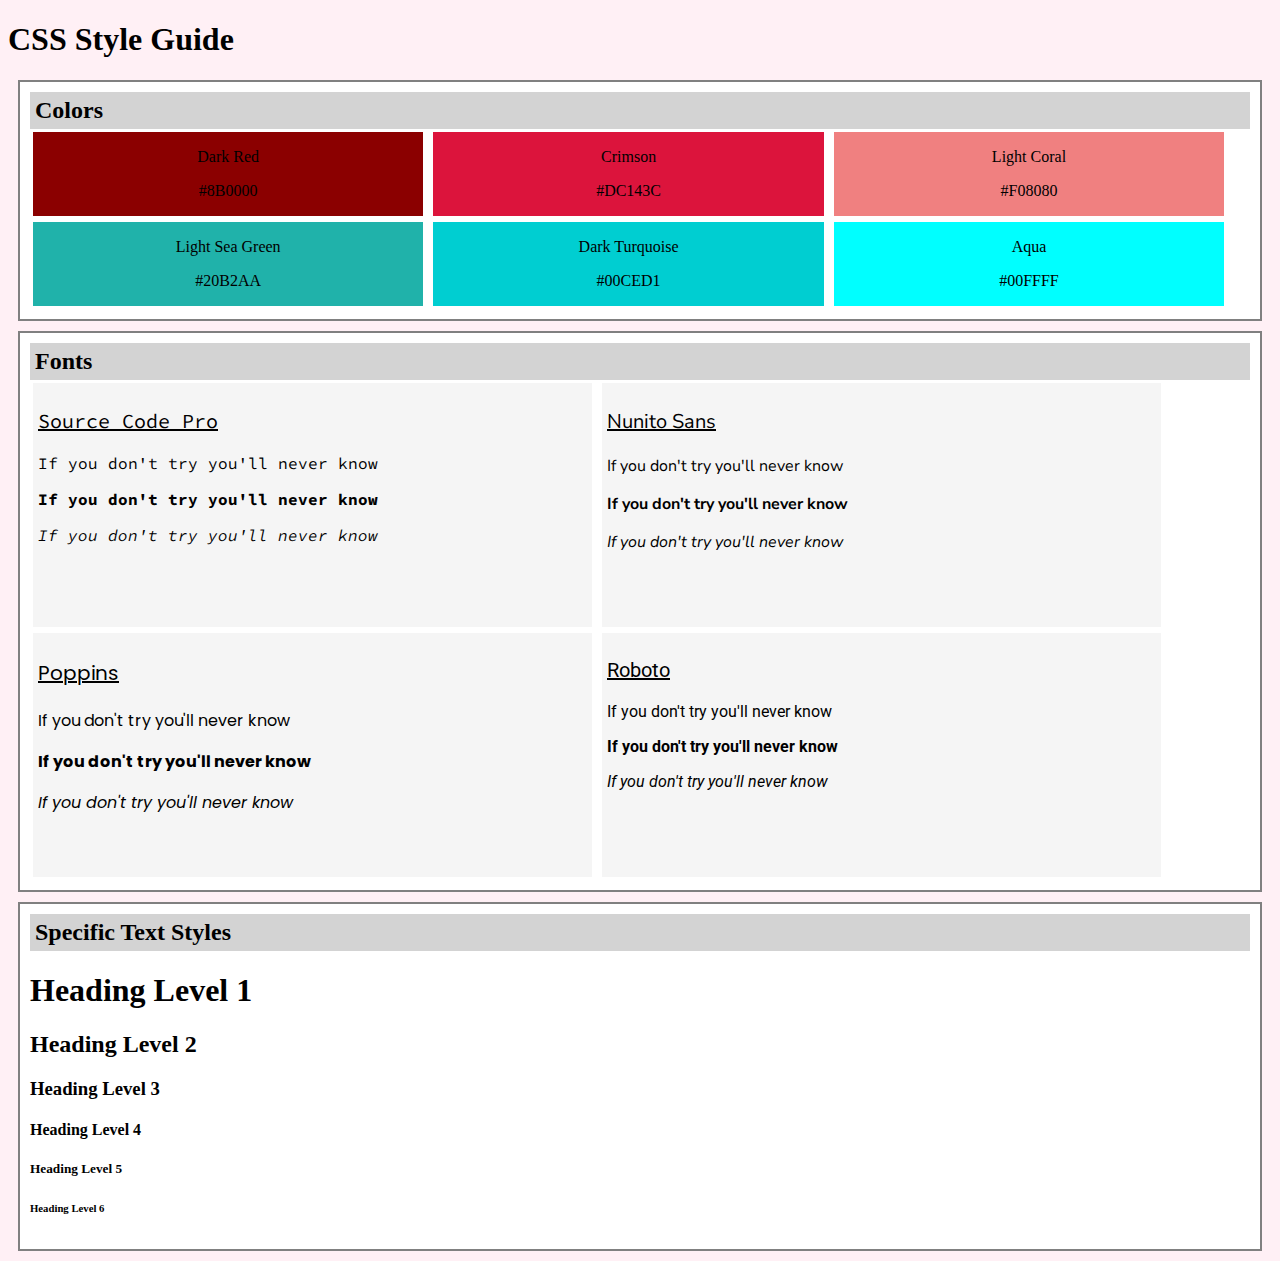
<file: CSS Style Guide/index.html>
<!DOCTYPE html>
<html>
  <head>
    <title>Style Guide</title>
    <link rel="stylesheet" href="style.css" />
    <link rel="preconnect" href="https://fonts.googleapis.com" />
    <link rel="preconnect" href="https://fonts.gstatic.com" crossorigin />
    <link
      href="https://fonts.googleapis.com/css2?family=Nunito+Sans:ital,wght@0,400;0,700;1,400&family=Poppins:ital,wght@0,400;0,700;1,400&family=Roboto:ital,wght@0,400;0,700;1,400&family=Source+Code+Pro:ital,wght@0,400;0,700;1,400&display=swap"
      rel="stylesheet"
    />
  </head>
  <body>
    <h1>CSS Style Guide</h1>
    <div class="container">
      <h2 class="chapter-title">Colors</h2>
      <div class="color-panel dark-red">
        <p>Dark Red</p>
        <p>#8B0000</p>
      </div>
      <div class="color-panel crimson">
        <p>Crimson</p>
        <p>#DC143C</p>
      </div>
      <div class="color-panel light-coral">
        <p>Light Coral</p>
        <p>#F08080</p>
      </div>
      <div class="color-panel light-sea-green">
        <p>Light Sea Green</p>
        <p>#20B2AA</p>
      </div>
      <div class="color-panel dark-turquoise">
        <p>Dark Turquoise</p>
        <p>#00CED1</p>
      </div>
      <div class="color-panel aqua">
        <p>Aqua</p>
        <p>#00FFFF</p>
      </div>
    </div>
    <div class="container">
      <h2 class="chapter-title">Fonts</h2>
      <div class="font-container">
        <div class="font-panel source-code-pro">
          <p class="font-name">Source Code Pro</p>
          <p class="regular">If you don't try you'll never know</p>
          <p class="bold">If you don't try you'll never know</p>
          <p class="italic">If you don't try you'll never know</p>
        </div>
        <div class="font-panel nunito-sans">
          <p class="font-name">Nunito Sans</p>
          <p class="regular">If you don't try you'll never know</p>
          <p class="bold">If you don't try you'll never know</p>
          <p class="italic">If you don't try you'll never know</p>
        </div>
        <div class="font-panel poppins">
          <p class="font-name">Poppins</p>
          <p class="regular">If you don't try you'll never know</p>
          <p class="bold">If you don't try you'll never know</p>
          <p class="italic">If you don't try you'll never know</p>
        </div>
        <div class="font-panel roboto">
          <p class="font-name">Roboto</p>
          <p class="regular">If you don't try you'll never know</p>
          <p class="bold">If you don't try you'll never know</p>
          <p class="italic">If you don't try you'll never know</p>
        </div>
      </div>
    </div>
    <div class="container">
      <h2 class="chapter-title">Specific Text Styles</h2>
      <div class="headings">
        <h1>Heading Level 1</h1>
        <h2>Heading Level 2</h2>
        <h3>Heading Level 3</h3>
        <h4>Heading Level 4</h4>
        <h5>Heading Level 5</h5>
        <h6>Heading Level 6</h6>
      </div>
    </div>
  </body>
</html>
</file>
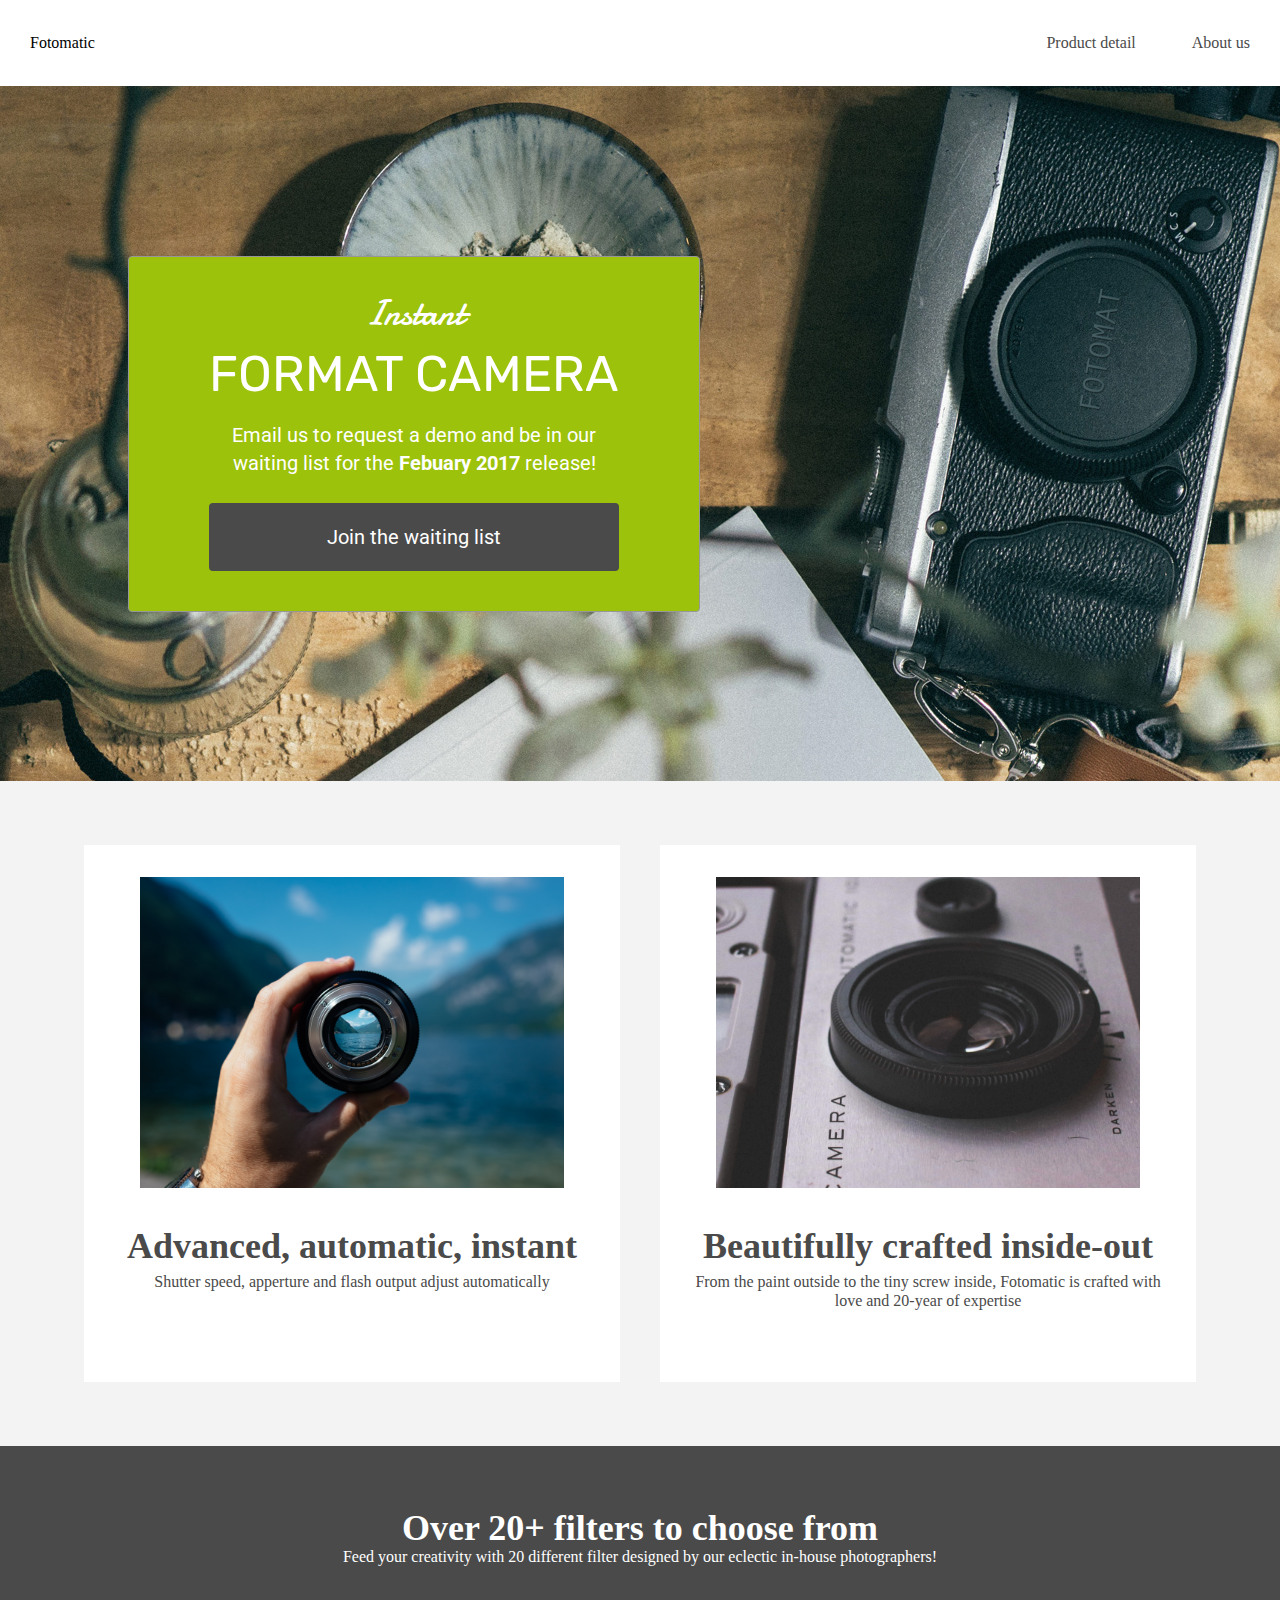
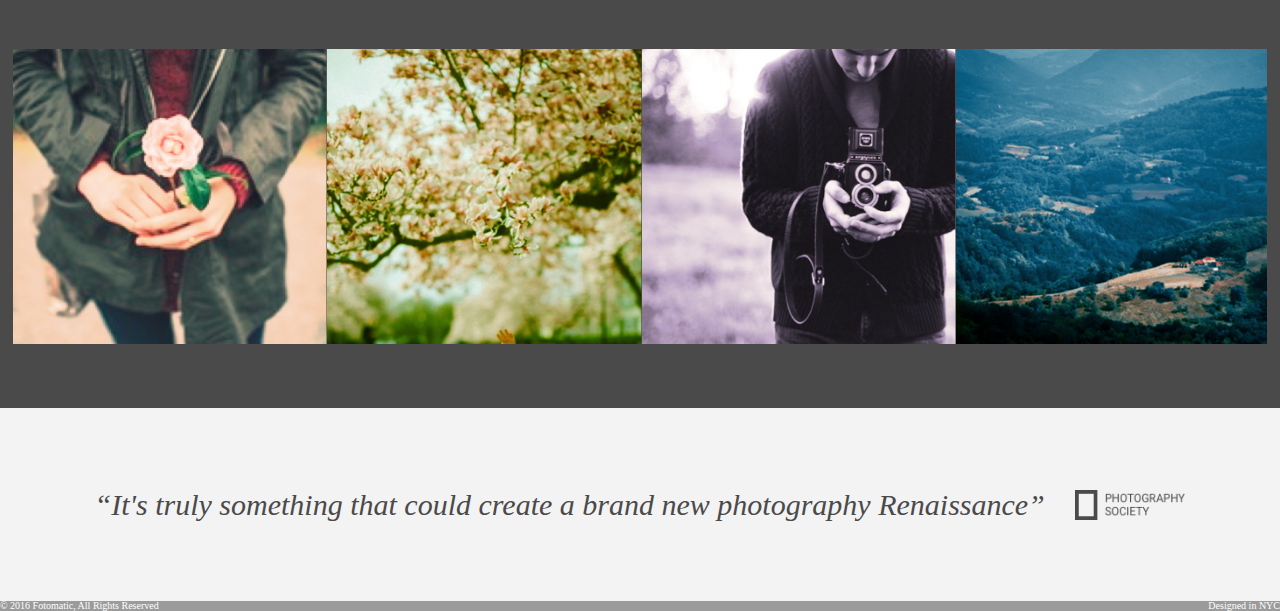
<file: Fotomatic/index.html>
<!DOCTYPE html>
<html>
<head>
  <link href="https://fonts.googleapis.com/css?family=Damion" rel="stylesheet">
  <link href="https://fonts.googleapis.com/css?family=Rubik" rel="stylesheet">
  <link href="https://fonts.googleapis.com/css?family=Roboto:300,400,600,700" rel="stylesheet">
  <link rel="stylesheet" href="./style.css">
  <link rel="stylesheet" href="./reset.css">
  <title>Fotomatic</title>
  <meta charset="UTF-8">
  <meta name="viewport" content="width=device-width, initial-scale=1">
</head>
<body>
  <!-- Header -->
  <header>
    <div class="content">
      <a href="index.html" class="desktop logo">Fotomatic</a>
      <nav class="desktop">
        <ul>
          <li><a href="#">Product detail</a></li>
          <li><a href="#">About us</a></li>
          <li><a href="https://www.instagram.com/" target="_blank">Follow us <img class="icon" src="./images/instagram.png"></a></li>
        </ul>
      </nav>
      <nav class="mobile">
        <ul>
          <li><a href="#"><img src="./images/ic-logo.svg"></a></li>
          <li><a href="#"><img src="./images/ic-product-detail.svg"></a></li>
          <li><a href="#"><img src="./images/ic-about-us.svg"></a></li>
          <li><a href="#" class="button">Join us</a></li>
        </ul>
      </nav>
    </div>
  </header>

  <!-- Main Content -->
  <div class="main-content">

    <!-- Sign Up Section -->
    <div id="sign-up-section" class="banner">
      <div id="sign-up-cta">
        <div class="content center">
          <div class="header">
            <h2 class="cursive">Instant</h2>
            <h1 class="striking">FORMAT CAMERA</h1>
          </div>
          <div class="email">
            <span>
              Email us to request a demo and be in our waiting list for the <strong>Febuary 2017</strong> release!
            </span>
            <div class="button">Join the waiting list</div>
          </div>
        </div>
      </div>
    </div>

    <!-- Features Section -->
    <div id="features-section">
      <div class="feature">
        <div class="center">
          <div class="image-container">
            <img src="./images/feature-1.png" />
          </div>
          <div class="content">
            <h2>Advanced, automatic, instant</h2>
            <h3>Shutter speed, apperture and flash output adjust automatically</h3>
          </div>
        </div>
      </div>
      <div class="feature">
        <div class="center">
          <div class="image-container">
            <img src="./images/feature-2.png" />
          </div>
          <div class="content">
            <h2>Beautifully crafted inside-out</h2>
            <h3>From the paint outside to the tiny screw inside, Fotomatic is crafted with love and 20-year of expertise</h3>
          </div>
        </div>
      </div>
    </div>

    <!-- Filters Section -->
    <div id="filters-section">
      <div class="content center">
        <h2>Over 20+ filters to choose from</h2>
        <h3>Feed your creativity with 20 different filter designed by our eclectic in-house photographers!</h3>
      </div>
      <div class="images-container">
        <div class="image-container">
          <img src="./images/filter-1.png" />
        </div>
        <div class="image-container">
          <img src="./images/filter-2.png" />
        </div>
        <div class="image-container">
          <img src="./images/filter-3.png" />
        </div>
        <div class="image-container extra">
          <img src="./images/filter-4.png" />
        </div>
      </div>
    </div>

    <!-- Quotes Section -->
    <div id="quotes-section">
      <div class="content center">
        <span class="quote">“It's truly something that could create a brand new photography Renaissance”</span>
        <img class="quote-citation" src="./images/photography-logo.png" />
      </div>
    </div>

    <!-- Footer -->
    <footer>
      <div class="content">
        <span class="copyright">© 2016  Fotomatic, All Rights Reserved</span>
        <span class="location">Designed in NYC</span>
      </div>
    </footer>

  </div>
</body>
</html>
</file>
<file: CSS Style Guide/style.css>
html {
    background-color: lavenderblush;
  }
  
.container {
    border: 2px solid gray;
    padding: 10px;
    margin: 10px;
    background-color: white;
}
  
.chapter-title {
    background-color: lightgray;
    margin: 0;
    padding: 5px;
}
  
.color-panel {
    display: inline-block;
    text-align: center;
    width: 32%;
    margin: 3px;
}
  
.font-panel {
    display: inline-block;
    text-align: left;
    width: 45%;
    height: 234px;
    padding: 5px;
    margin: 3px;
    background-color: #f5f5f5;
    vertical-align: top;
}
  
.dark-red {
    background-color: #8B0000;
}
  
.crimson {
    background-color: #DC143C;
}
  
.light-coral {
    background-color: #F08080;
}
  
.light-sea-green {
    background-color: #20B2AA;
}
  
.dark-turquoise {
    background-color: #00CED1;
}
  
.aqua {
    background-color: #00FFFF;
}
  
.font-name {
    font-size: 20px;
    text-decoration: underline;
}
  
.source-code-pro {
    font-family: 'Source Code Pro';
}
  
.nunito-sans {
    font-family: 'Nunito Sans';
}
  
.poppins {
    font-family: 'Poppins';
}

.roboto {
    font-family: 'roboto';
}
  
.regular {
    font-weight: normal;
}
  
.bold {
    font-weight: bold;
}
  
.italic {
    font-style: italic;
}
</file>
<file: Fotomatic/style.css>
html {
    font-family: "Roboto", sans-serif;
    font-size: 16px;
  }
  
  .main-content {
    position: relative;
    top: 5.3125rem; /* To offset for fixed header. */
  }
  
  .center {
    text-align: center;
  }
  
  .button {
    border-radius: 4px;
    background-color: #4a4a4a;
    color: white;
  }
  
  .image-container {
    overflow: hidden;
  }
  
  .image-container img {
    display: block;
    max-width: 100%;
  }
  
  @media only screen and (max-width: 760px) {
    .main-content {
      top: 2.5625rem;
    }
  }
  
  /* Header */
  
  header {
    position: fixed;
    z-index: 100;
    width: 100%;
    border-bottom: solid 1px #c6c1c1;
    background-color: white;
  }
  
  header .content {
    display: flex;
    align-items: center;
    padding: 1.875rem;
  }
  
  header .logo {
    flex: 1;
  }
  
  header nav ul {
    display: flex;
  }
  
  nav li {
    padding-left: 3.5rem;
  }
  
  nav a {
    vertical-align: bottom;
    line-height: 1.6;
    font-size: 1rem;
    color: #4a4a4a;
  }

  nav .button {
    padding: 0.1875rem 0.5rem;
    background-color: #9dc20b;
    line-height: 1.6;
    color: white;
  }

  nav li:last-child {
    display: none;
  }
  
  header .icon {
    width: 1rem;
    padding-left: .75rem;
  }
  
  header .mobile {
    display: none;
  }

  @media only screen and (max-width: 895px) {
    nav li:last-child {
      display: block;
    }
  
    header .content {
      padding: 1rem 1rem;
    }
  }
  
  @media only screen and (max-width: 600px) {
    header .desktop {
      display: none;
    }
  
    header .mobile {
      display: block;
      width: 100%;
    }
  
    header .content {
      padding: .5rem 0;
    }
  
    header .mobile ul {
      display: flex;
      justify-content: space-around;
      align-items: center;
      width: 100%;
    }
  
    header .mobile li {
      padding: 0;
    }
  
  }
  
  /* Sign Up Section */
  
  #sign-up-section {
    display: flex;
    justify-content: flex-start;
    align-items: flex-start;
    height: 43.5rem;
    background-image: url(./images/banner-landingpage.jpg);
    background-size: cover;
    background-repeat: no-repeat;
    background-position: bottom;
  }
  
  #sign-up-cta {
    position: relative;
    top: 171px;
    left: 10%;
    padding: 0 5rem 2.5rem 5rem;
    border: solid 1px #979797;
    border-radius: 4px;
    background-color: #9dc20b;
  }
  
  #sign-up-cta .content {
    width: 25.625rem;
    margin-top: 2rem;
    font-family: "Roboto", sans-serif;
    font-size: 1.25rem;
    line-height: 1.4;
    color: white;
  }
  
  #sign-up-cta h1 {
    font-size: 3.125rem;
  }
  
  #sign-up-cta h2 {
    font-size: 2.25rem;
  }
  
  #sign-up-cta span strong {
    font-weight: bold;
  }
  
  #sign-up-cta .cursive {
    font-family: "Damion", cursive;
  }
  
  #sign-up-cta .striking {
    font-family: "Rubik", sans-serif;
    padding-bottom: .75rem;
  }
  
  #sign-up-cta .button {
    margin-top: 1.625rem;
    padding: 1.25rem 7.25rem;
  }
  
  @media only screen and (max-width: 895px) {
    #sign-up-section {
      align-items: center;
      justify-content: center;
      height: 28rem;
    }
  
    #sign-up-cta {
      position: static;
      width: auto;
      height: auto;
      background-color: transparent;
      border: none;
    }
  
    #sign-up-cta .content {
      margin-top: 0;
    }
  
    #sign-up-cta .email {
      display: none;
    }
  
    #sign-up-cta h1 {
      font-size: 3.125rem;
    }
  
    #sign-up-cta h2 {
      font-size: 2.25rem;
    }
  }
  
  @media only screen and (max-width: 600px) {
    #sign-up-section {
      height: 20rem;
    }
  
    #sign-up-cta h1 {
      font-size: 2.25rem;
    }
  
    #sign-up-cta h2 {
      font-size: 2rem;
    }
  }
  
  /* Features Section */
  
  #features-section {
    display: flex;
    justify-content: space-between;
    padding: 4rem 5%;
    background-color: #f3f3f3;
  }
  
  .feature {
    flex: 1;
    padding: 2rem;
    margin: 0px 1.25rem;
    background-color: white;
  }
  
  .feature .image-container {
    width: 90%;
    height: 65%;
    margin: 0 auto;
  }

  .feature .content {
    padding: 2.5rem 0;
  }
  
  .feature h2 {
    padding-bottom: .5rem;
    font-size: 2.25rem;
    font-weight: bold;
    color: #4a4a4a;
  }
  
  .feature h3 {
    font-size: 1rem;
    line-height: 1.2;
    font-weight: 300;
    color: #4a4a4a;
  }
  
  @media only screen and (max-width: 895px) {
    #feature-section {
        padding: 1rem;
    }

    .feature {
        margin: 0px 0.5rem;
        padding: 1rem;
    }

    .feature h2 {
      font-size: 2rem;
      line-height: 1.3;
    }
  
    .feature h3 {
      font-size: .875rem;
      line-height: 1.4;
    }
  }
  
  @media only screen and (max-width: 600px) {
    #features-section {
      flex-flow: column;
      padding: 0;
    }
  
    .feature {
      margin: 0;
      padding: 1.25rem 1rem 0 1rem;
    }

    .feature .content {
        padding: 1.25rem 0 1.875rem 0;
    }
  }
  
  /* Filters Section */
  
  #filters-section {
    padding: 4rem 0;
    background-color: #4a4a4a;
  }
  
  #filters-section .content {
    padding: 0 .625rem;
    margin-bottom: 5rem;
  }
  
  #filters-section .content h2 {
    font-size: 2.25rem;
    font-weight: bold;
    color: white;
  }
  
  #filters-section .content h3 {
    font-size: 1rem;
    line-height: 1.4;
    font-weight: 300;
    color: white;
  }
  
  #filters-section .images-container {
    display: flex;
    max-width: 100%;
    padding: 0 1%;
  }
  
  @media only screen and (max-width: 600px) {
    #filters-section {
      padding: 1.5rem 0 0 0;
    }
  
    #filters-section .content {
      margin-bottom: 1rem;
    }
  
    #filters-section .content h2 {
      padding-bottom: .625rem;
      font-size: 1.125rem;
      line-height: 1.3;
      font-weight: normal;
    }
  
    #filters-section .content h3 {
      font-size: .875rem;
      line-height: 1.4;
    }
  
    #filters-section .images-container {
      padding: 0;
    }
  
    #filters-section .extra {
      display: none;
    }
  }
  
  /* Quotes Section */
  
  #quotes-section {
    background-color: #f3f3f3;
  }
  
  #quotes-section .content {
    display: flex;
    align-items: center;
    justify-content: center;
    padding: 5rem 0;
  }
  
  #quotes-section .quote {
    padding-right: 1.875rem;
    font-family: "Palatino", serif;
    font-size: 1.875rem;
    line-height: 1.1;
    font-style: italic;
    color: #4a4a4a;
  }
  
  #quotes-section .quote-citation {
    height: 1.875rem;
  }
  
  @media only screen and (max-width: 895px) {
    #quotes-section .content {
      padding: 3rem 1.5rem;
    }
  }

  @media only screen and (max-width) {
    #quotes-section .content {
      flex-flow: column;
      padding: 1.875rem 0.625rem;
    }

    #quotes-section .quote {
      font-size: 1.5rem;
      line-height: 1.4;
    }
  
    #quotes-section .quote-citation {
      display: block;
      padding-top: 1rem;
      margin: auto;
    }
  }
  
  /* Footer */
  
  footer {
    background-color: #9b9b9b;
    padding: 1.5rem 2rem;
  }
  
  footer .content {
    color: white;
    display: flex;
    font-size: .75rem;
  }
  
  footer .copyright {
    flex-grow: 1;
  }
  
  @media only screen and (min-width: 600px) {
    footer .content {
      font-size: .625rem;
    }
  }
</file>
